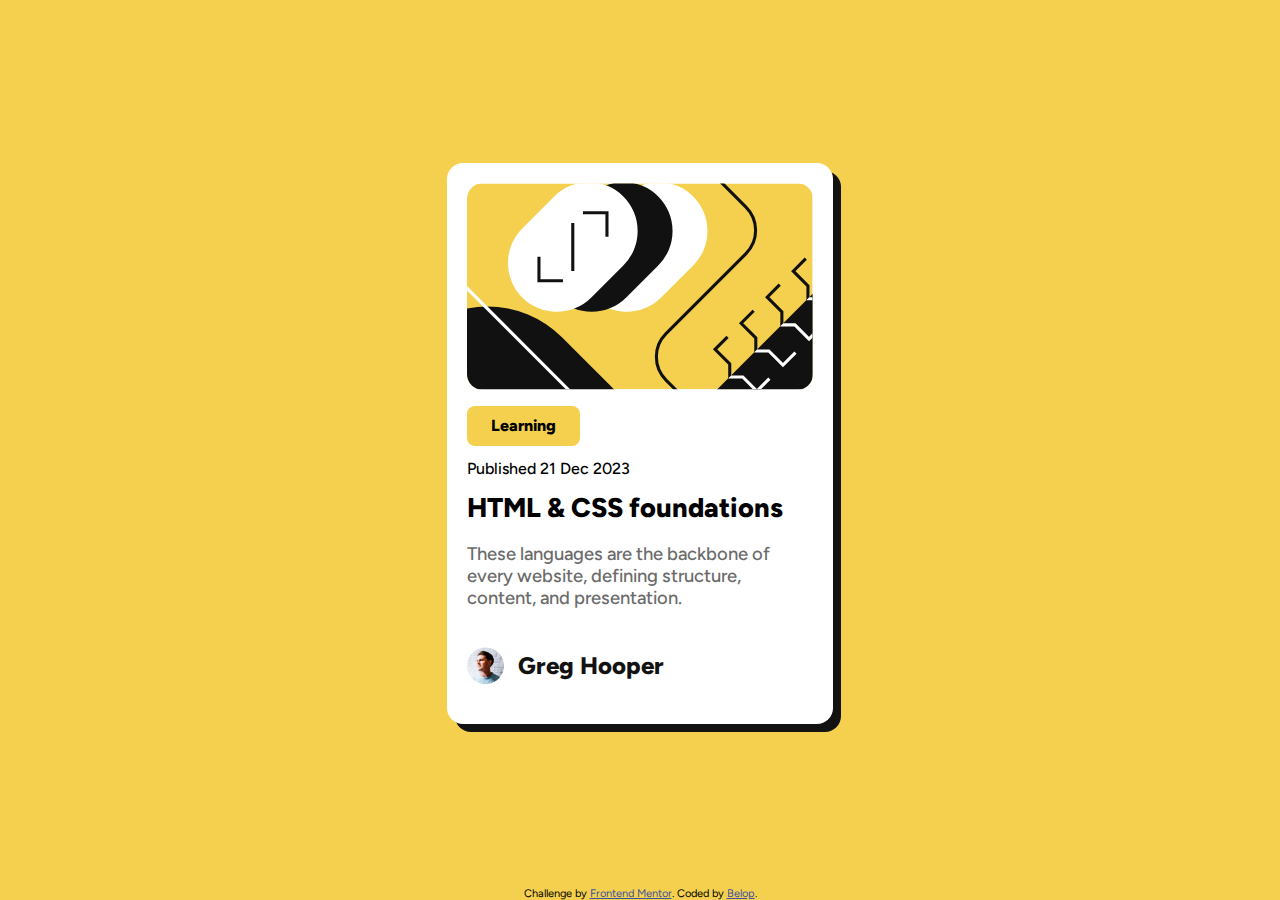
<file: index.html>
<!DOCTYPE html>
<html lang="en">
<head>
  <meta charset="UTF-8">
  <meta name="viewport" content="width=device-width, initial-scale=1.0"> <!-- displays site properly based on user's device -->

  <link rel="icon" type="image/png" sizes="32x32" href="./assets/images/favicon-32x32.png">
  
  <title>Frontend Mentor | Blog preview card</title>

  <!-- Feel free to remove these styles or customise in your own stylesheet 👍 -->
  <link rel="stylesheet" href="my-style.css">
  <link rel="preconnect" href="https://fonts.googleapis.com">
  <link rel="preconnect" href="https://fonts.gstatic.com" crossorigin>
  <link href="https://fonts.googleapis.com/css2?family=Figtree:ital,wght@0,300..900;1,300..900&family=Hanken+Grotesk:ital,wght@0,100..900;1,100..900&family=Inter:wght@100..900&display=swap" rel="stylesheet">
</head>
<body>



<main>
  <svg xmlns="http://www.w3.org/2000/svg" width="336" height="201" fill="none" viewBox="0 0 336 201"><g clip-path="url(#a)"><path fill="#F4D04E" d="M0 .5h336v200H0z"/><rect width="139" height="95" x="87.996" y="77.729" fill="#fff" rx="47.5" transform="rotate(-45 87.996 77.729)"/><rect width="139" height="95" x="54.055" y="77.729" fill="#111" rx="47.5" transform="rotate(-45 54.055 77.729)"/><path fill="#111" d="M234.864 209.036 451.4-7.5l67.175 67.175-216.536 216.536z"/><rect width="139" height="95" x="20.114" y="77.729" fill="#fff" rx="47.5" transform="rotate(-45 20.114 77.729)"/><rect width="204.19" height="270.554" fill="#111" rx="102.095" transform="scale(-1 1) rotate(45 -103.887 14.564)"/><path stroke="#fff" stroke-width="3" d="m6.69-357.5 135.583 135.727c12.481 12.494 12.481 32.737 0 45.231L-45.544 11.475c-12.481 12.494-12.481 32.737 0 45.23L107.088 209.5"/><path stroke="#111" stroke-width="3" d="M69.965 71.719v23.334h23.334M136.079 52.273V28.94h-23.334M102.845 38.838v46.67M210.364-37.5l60.873 60.873c12.497 12.496 12.497 32.758 0 45.254l-77.745 77.746c-12.497 12.496-12.497 32.758 0 45.254l69.872 69.873"/><path stroke="#111" stroke-width="3" d="m253.339 149.574-12.144 12.145 14.256 14.257v12.672h12.673l13.729 13.729 12.145-12.145M278.685 124.228l-12.145 12.145 14.257 14.257v12.673h12.673l13.729 13.729 12.145-12.145M304.031 98.883l-12.145 12.144 14.257 14.257v12.673h12.673l13.729 13.729 12.144-12.145M329.376 73.537l-12.145 12.145 14.257 14.257v12.672h12.673l13.729 13.729 12.145-12.144"/><path stroke="#fff" stroke-width="5" d="m354.722 48.191-12.145 12.145 14.257 14.257v12.673h12.673l13.729 13.729 12.145-12.145"/><mask id="b" width="285" height="285" x="234" y="-8" maskUnits="userSpaceOnUse" style="mask-type:alpha"><path fill="#111" d="M234.864 209.036 451.4-7.5l67.175 67.175-216.536 216.536z"/></mask><g stroke="#fff" mask="url(#b)"><path stroke-width="3" d="m253.339 149.574-12.144 12.145 14.256 14.257v12.672h12.673l13.729 13.729 12.145-12.145M278.685 124.228l-12.145 12.145 14.257 14.257v12.673h12.673l13.729 13.729 12.145-12.145M304.031 98.883l-12.145 12.144 14.257 14.257v12.673h12.673l13.729 13.729 12.144-12.145M329.376 73.537l-12.145 12.145 14.257 14.257v12.672h12.673l13.729 13.729 12.145-12.145"/><path stroke-width="5" d="m354.722 48.191-12.145 12.145 14.257 14.257v12.673h12.673l13.729 13.729 12.145-12.145"/></g></g><defs><clipPath id="a"><path fill="#fff" d="M0 .5h336v200H0z"/></clipPath></defs></svg>
  <div class="title-box"><h1>Learning</h1></div>

  <h2>Published 21 Dec 2023</h2>

  <h3>HTML & CSS foundations</h3>

  <p>These languages are the backbone of every website, defining structure, content, and presentation.</p>
  <div class="presentation"><img src="assets/images/image-avatar.webp" alt="Picture of Greg Hooper">
  <p class="name">Greg Hooper</p></div>
</main>




  <div class="attribution">
    Challenge by <a href="https://www.frontendmentor.io?ref=challenge" target="_blank">Frontend Mentor</a>. 
    Coded by <a href="#">Belop</a>.
  </div>
</body>
</html>
</file>
<file: my-style.css>
body{
    font-family: Figtree;
    font-size: 1rem;
    background-color: hsl(47, 88%, 63%);
    display: flex;
    flex-direction: column;
    align-items: center;
    justify-content: center;
    min-height: 100vh;
    max-width: 100%;
    margin-top: auto;
    margin-bottom: auto;
}
main{
    background-color: hsl(0, 0%, 100%);
    display: flex;
    flex-direction: column;
    align-items:flex-start;
    padding: 1.25rem;
    border-radius: 1rem;
    max-width: 27vw;
    width:100%;
    box-shadow: 0.5rem 0.5rem hsl(0, 0%, 7%);
    margin-top: auto;
    margin-bottom: auto;
}
svg{
    width:100%;
    height:20%;
    display: block;
    border-radius:1rem ;
}
.title-box{
    background-color:hsl(47, 88%, 63%);
    width: fit-content;
    height: min-content;
    border-radius: 0.5em;
    margin-top: 1rem;
    text-align: center;
    padding-left: 1.5rem;
    padding-right: 1.5rem;
}
h1{
    font-weight: 800;
    font-size: 1rem;
}
h2{
    font-weight: 500;
    font-size: 1rem;
}
h3{
    font-weight: 800;
    font-size: 1.7rem;
    margin-top: -0.01em;
    margin-bottom:-0.01em;
}
h3:hover{
    color:hsl(47, 88%, 63%);
}
h3:focus{
    color:hsl(0, 0%, 7%);
}
/* It is lacking a link to see the effect of the focus on h3*/
p{
    font-weight: 500;
    font-size: 1.15rem;
    color: hsl(0, 0%, 42%);
}
.presentation{
    display: flex;
    flex-direction: row;
    align-items: center;
    justify-items: flex-start;
}
img{
    height: 2.3rem;
    width: 2.3rem;
}
.name{
    font-size: 1.5rem;
    font-weight: 800;
    color:hsl(0, 0%, 7%);
    margin-left: 0.85rem;
}


.attribution { font-size: 11px; text-align: center; }
.attribution a { color: hsl(228, 45%, 44%); }
</file>
